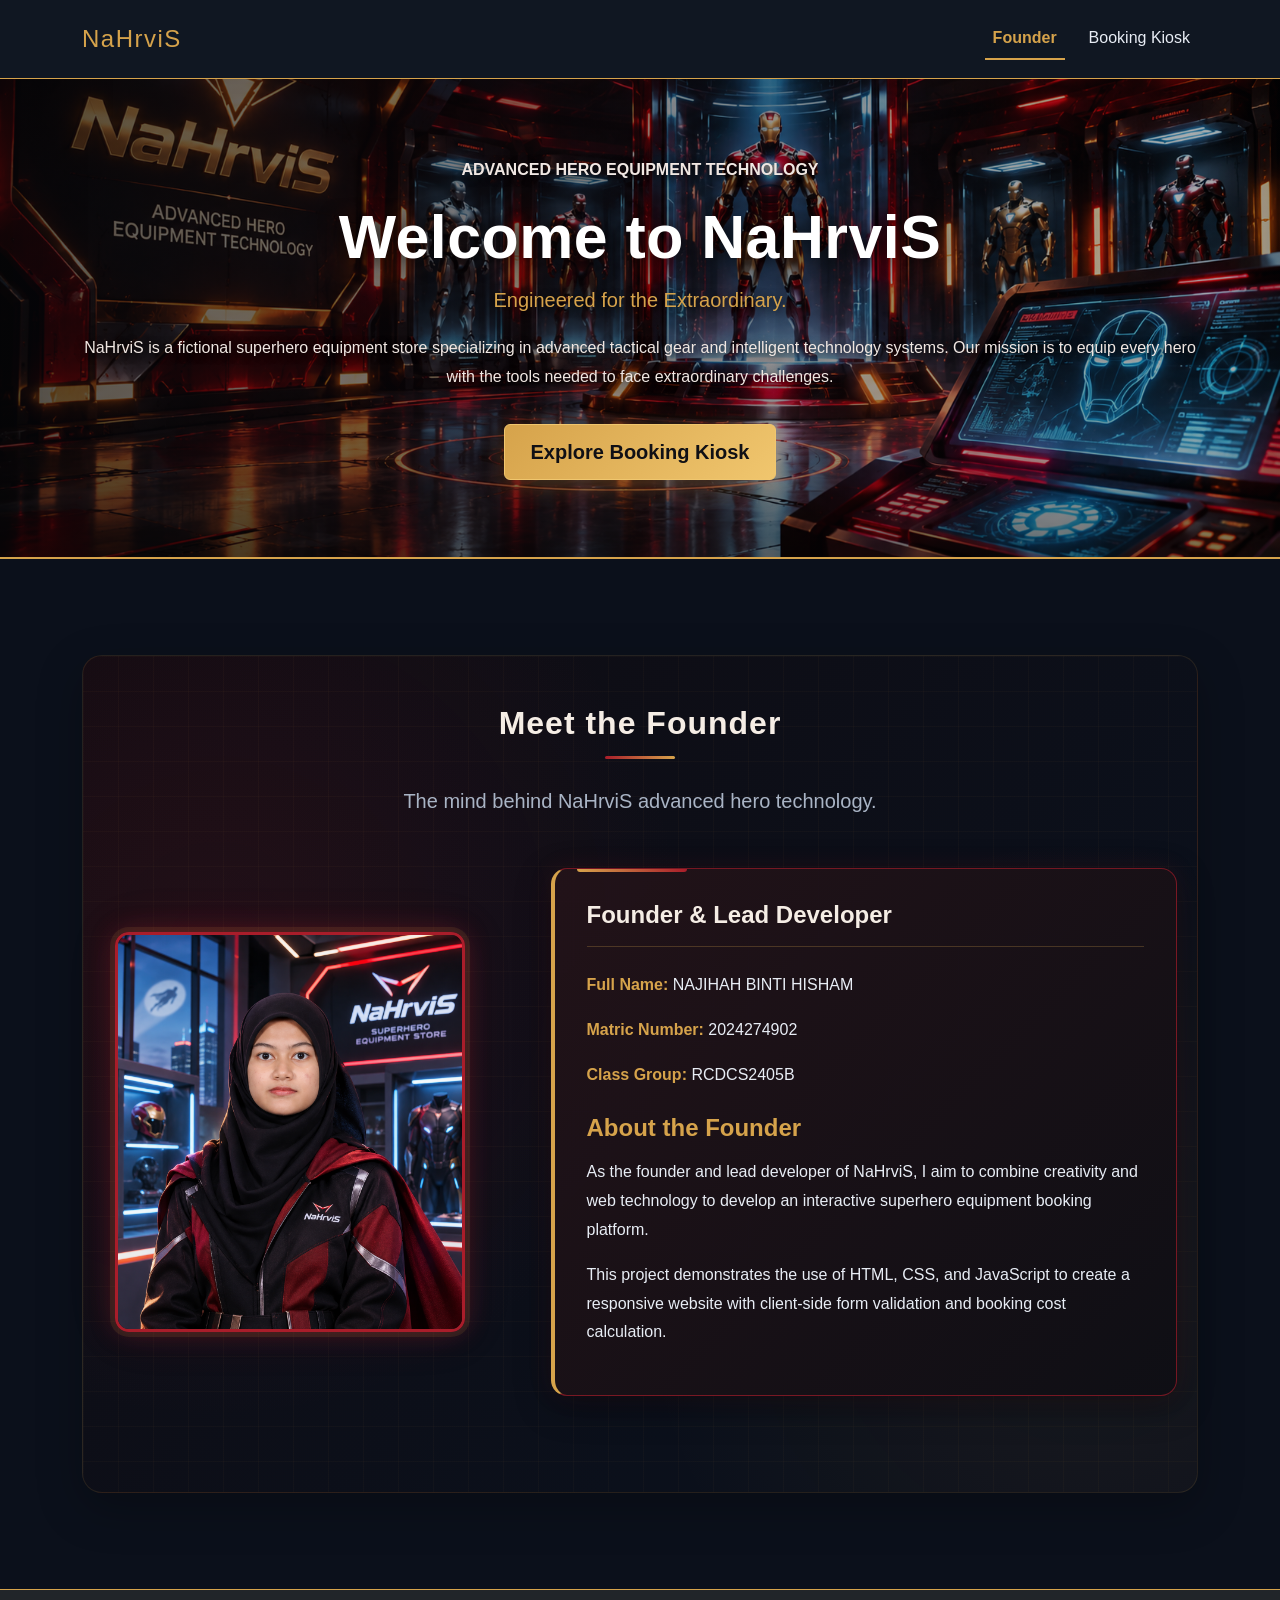
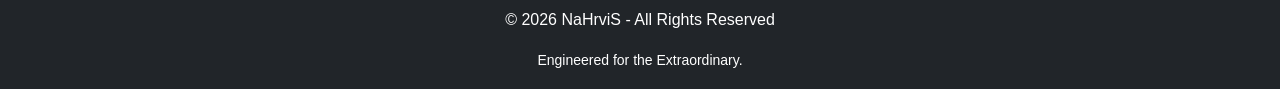
<file: index.html>
<!DOCTYPE html>
<html lang="en">

<head>
    <meta charset="UTF-8">
    <meta name="viewport" content="width=device-width, initial-scale=1.0">
    <title>NaHrviS - Founder</title>
    <!-- Bootstrap CSS CDN -->
    <link href="https://cdn.jsdelivr.net/npm/bootstrap@5.3.3/dist/css/bootstrap.min.css" rel="stylesheet">
    <!-- Custom CSS (must be after Bootstrap) -->
    <link rel="stylesheet" href="css/style.css">
</head>

<body>
    <!-- NavigationBar -->
    <nav class="navbar navbar-expand-lg navbar-dark bg-dark">
        <div class="container">
            <a class="navbar-brand" href="index.html">NaHrviS</a>
            <button class="navbar-toggler" type="button" data-bs-toggle="collapse" data-bs-target="#mainNavbar"
                aria-controls="mainNavbar" aria-expanded="false" aria-label="Toggle navigation">
                <span class="navbar-toggler-icon"></span>
            </button>
            <div class="collapse navbar-collapse" id="mainNavbar">
                <ul class="navbar-nav ms-auto mb-2 mb-lg-0">
                    <li class="nav-item">
                        <a class="nav-link active" href="index.html">Founder</a>
                    </li>
                    <li class="nav-item">
                        <a class="nav-link" href="kiosk.html">Booking Kiosk</a>
                    </li>
                </ul>
            </div>
        </div>
    </nav>

    <!--HeroSection-->
    <header class="hero-section text-center text-white p-5">
        <div class="container">
            <p class="fw-bold text-uppercase">
                Advanced Hero Equipment Technology
            </p>
            
            <h1 class="display-4 fw-bold">
                Welcome to NaHrviS
            </h1>
            
            <p class="lead">
                Engineered for the Extraordinary.
            </p>
            
            <p>
                NaHrviS is a fictional superhero equipment store
                specializing in advanced tactical gear and intelligent
                technology systems. Our mission is to equip every hero
                with the tools needed to face extraordinary challenges.
            </p>
            
            <a href="kiosk.html" class="btn btn-warning btn-lg mt-3">
                Explore Booking Kiosk
            </a>
        </div>
    </header>

    <!-- Main Founder Content -->
    <main class="container my-5">
    
        <section class="founder-section">
        <!-- Section Heading -->
        <section class="text-center mb-5">
            <h2 class="fw-bold">Meet the Founder</h2>
            <p class="lead">
                The mind behind NaHrviS advanced hero technology.
            </p>
        </section>
    
        <!-- Founder Profile Section -->
        <section class="row align-items-center g-4 mb-5">
    
            <!-- Founder Picture -->
            <div class="col-md-5 text-center">
                <img src="images/Founder.png" alt="Portrait of the NaHrviS founder" class="img-fluid rounded shadow">
            </div>
    
            <!-- Founder Information -->
            <div class="col-md-7 founder-info-card">
                <h3 class="fw-bold">Founder & Lead Developer</h3>
    
                <p>
                    <strong>Full Name:</strong>
                    NAJIHAH BINTI HISHAM
                </p>
    
                <p>
                    <strong>Matric Number:</strong>
                    2024274902
                </p>
    
                <p>
                    <strong>Class Group:</strong>
                    RCDCS2405B
                </p>
    
                <h4 class="mt-4">About the Founder</h4>
    
                <p>
                    As the founder and lead developer of NaHrviS,
                    I aim to combine creativity and web technology
                    to develop an interactive superhero equipment
                    booking platform.
                </p>
    
                <p>
                    This project demonstrates the use of HTML,
                    CSS, and JavaScript to create a responsive
                    website with client-side form validation
                    and booking cost calculation.
                </p>
    
            </div>
        </section>
        </section>
    </main>

    <!-- Footer -->
    <footer class="footer mt-auto py-3 bg-dark text-white text-center">
        <div class="container">
            <p>&copy; 2026 NaHrviS - All Rights Reserved</p>
            <p class="mb-0 small">Engineered for the Extraordinary.</p>
        </div>
    </footer>

    <!-- Bootstrap JS CDN -->
    <script src="https://cdn.jsdelivr.net/npm/bootstrap@5.3.3/dist/js/bootstrap.bundle.min.js"></script>

    <!-- External JavaScript -->
    <script src="js/main.js"></script>
</body>

</html>
</file>
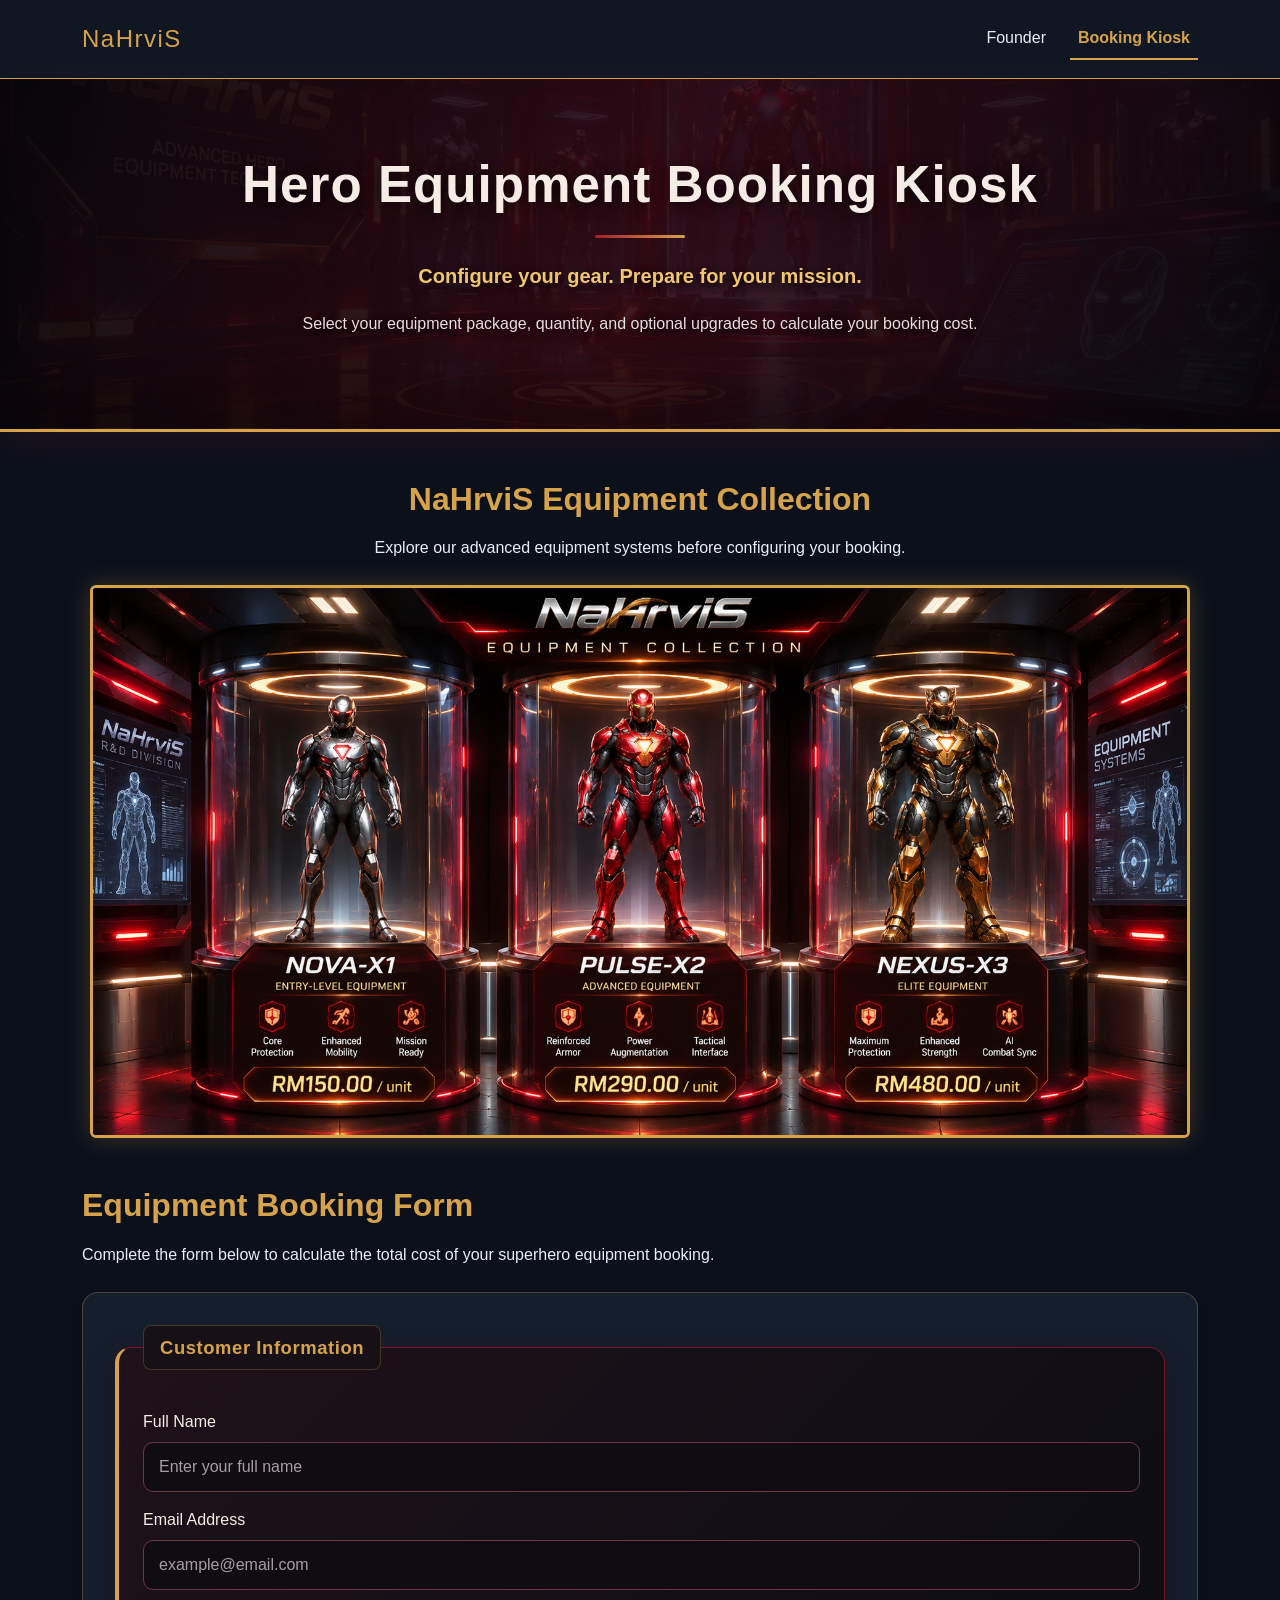
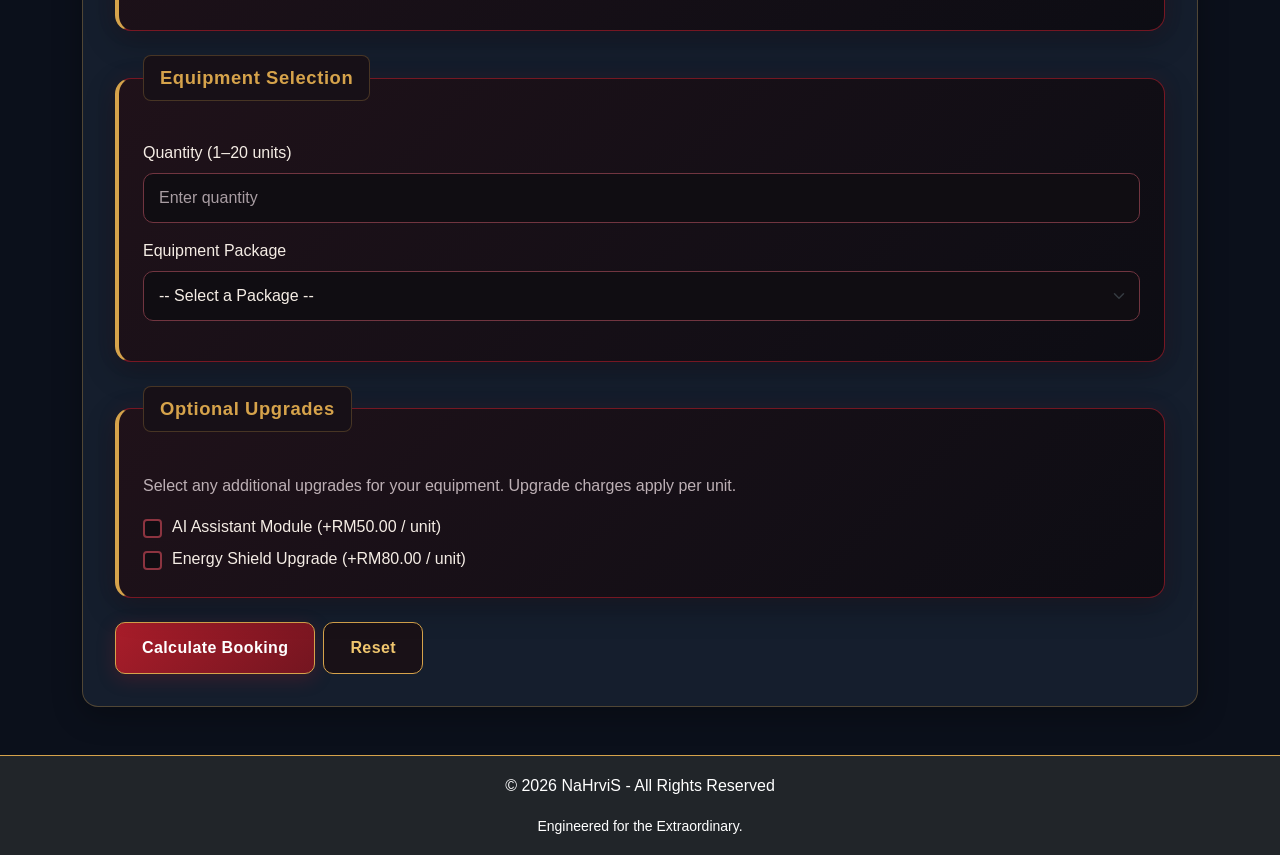
<file: kiosk.html>
<!DOCTYPE html>
<html lang="en">

<head>
    <meta charset="UTF-8">
    <meta name="viewport" content="width=device-width, initial-scale=1.0">
    <title>NaHrviS - Booking Kiosk</title>
    <!-- Bootstrap CSS CDN -->
    <link href="https://cdn.jsdelivr.net/npm/bootstrap@5.3.3/dist/css/bootstrap.min.css" rel="stylesheet">
    <!-- Custom CSS (must be after Bootstrap) -->
    <link rel="stylesheet" href="css/style.css">
</head>

<body class="kiosk-page">
    <!-- NavigationBar -->
    <nav class="navbar navbar-expand-lg navbar-dark bg-dark">
        <div class="container">
            <a class="navbar-brand" href="index.html">NaHrviS</a>
            <button class="navbar-toggler" type="button" data-bs-toggle="collapse" data-bs-target="#mainNavbar"
                aria-controls="mainNavbar" aria-expanded="false" aria-label="Toggle navigation">
                <span class="navbar-toggler-icon"></span>
            </button>
            <div class="collapse navbar-collapse" id="mainNavbar">
                <ul class="navbar-nav ms-auto mb-2 mb-lg-0">
                    <li class="nav-item">
                        <a class="nav-link" href="index.html">Founder</a>
                    </li>
                    <li class="nav-item">
                        <a class="nav-link active" href="kiosk.html">Booking Kiosk</a>
                    </li>
                </ul>
            </div>
        </div>
    </nav>
    
    <!-- Booking Kiosk Header -->
    <header class="hero-section text-center text-white p-5">
        <div class="container">
            <h1 class="display-4 fw-bold">Hero Equipment Booking Kiosk</h1>
            <p class="lead">
                Configure your gear. Prepare for your mission.
            </p>
            <p>
                Select your equipment package, quantity, and optional
                upgrades to calculate your booking cost.
            </p>
        </div>
    </header>
    
    <!-- Booking Kiosk Main Content -->
    <main class="container my-5">

        <!-- Equipment Collection Showcase -->
        <section class="mb-5" aria-labelledby="equipmentCollectionTitle">
        
            <h2 id="equipmentCollectionTitle" class="fw-bold text-center mb-3">
                NaHrviS Equipment Collection
            </h2>
        
            <p class="text-center mb-4">
                Explore our advanced equipment systems
                before configuring your booking.
            </p>
        
            <img src="images/Collection.png"
                alt="NaHrviS equipment catalog featuring NOVA-X1, PULSE-X2 and NEXUS-X3 armor systems"
                class="img-fluid rounded d-block mx-auto" loading="lazy" style="width: 100%; max-width: 1100px; height: auto;">
        
        </section>

        <section class="mb-4">
            <h2 class="fw-bold">Equipment Booking Form</h2>
            <p>
                Complete the form below to calculate the total
                cost of your superhero equipment booking.
            </p>
        </section>
    
        <section>
            <form id="bookingForm" novalidate>
    
                <!-- Customer Information -->
                <fieldset class="border rounded p-4 mb-4">
                    <legend class="float-none w-auto px-2">
                        Customer Information
                    </legend>
    
                    <div class="mb-3">
                        <label for="customerName" class="form-label">
                            Full Name
                        </label>
                        <input type="text" class="form-control" id="customerName" name="customerName"
                            placeholder="Enter your full name" required>
                        <div id="customerNameError" class="text-danger small"></div>
                    </div>
                    <div class="mb-3">
                        <label for="customerEmail" class="form-label">
                            Email Address
                        </label>
                        <input type="email" class="form-control" id="customerEmail" name="customerEmail"
                            placeholder="example@email.com" required>
                        <div id="customerEmailError" class="text-danger small"></div>
                    </div>
                </fieldset>
    
                <!-- Equipment Selection -->
                <fieldset class="border rounded p-4 mb-4">
                    <legend class="float-none w-auto px-2">
                        Equipment Selection
                    </legend>
    
                    <div class="mb-3">
                        <label for="quantity" class="form-label">
                            Quantity (1–20 units)
                        </label>
                        <input type="number" class="form-control" id="quantity" name="quantity" min="1" max="20" step="1"
                            placeholder="Enter quantity" required>
                        <div id="quantityError" class="text-danger small"></div>
                    </div>
                    <div class="mb-3">
                        <label for="equipmentPackage" class="form-label">
                            Equipment Package
                        </label>
                        <select class="form-select" id="equipmentPackage" name="equipmentPackage" required>
                            <option value="">
                                -- Select a Package --
                            </option>
                            <option value="150">
                                NOVA-X1 - RM150.00 / unit
                            </option>
                            <option value="290">
                                PULSE-X2 - RM290.00 / unit
                            </option>
                            <option value="480">
                                NEXUS-X3 - RM480.00 / unit
                            </option>
                        </select>
                        <div id="equipmentPackageError" class="text-danger small"></div>
                    </div>
                </fieldset>
    
                <!-- Optional Extras -->
                <fieldset class="border rounded p-4 mb-4">
                    <legend class="float-none w-auto px-2">
                        Optional Upgrades
                    </legend>
                    <p class="text-muted">
                        Select any additional upgrades for your equipment.
                        Upgrade charges apply per unit.
                    </p>
                    <div class="form-check mb-2">
                        <input type="checkbox" class="form-check-input" id="aiAssistant" name="extras" value="50">
                        <label class="form-check-label" for="aiAssistant">
                            AI Assistant Module (+RM50.00 / unit)
                        </label>
                    </div>
                    <div class="form-check">
                        <input type="checkbox" class="form-check-input" id="energyShield" name="extras" value="80">
                        <label class="form-check-label" for="energyShield">
                            Energy Shield Upgrade (+RM80.00 / unit)
                        </label>
                    </div>
                </fieldset>
    
                <!-- Booking Buttons -->
                <div class="d-flex gap-2 flex-wrap">
                    <button type="submit" class="btn btn-warning btn-lg">
                        Calculate Booking
                    </button>
    
                    <button type="reset" class="btn btn-outline-secondary btn-lg">
                        Reset
                    </button>
                </div>
            </form>
        </section>
    
        <!-- Booking Calculation Results -->
        <section id="bookingResult" class="border rounded p-4 mt-4" aria-live="polite" hidden>
            <h3 class="fw-bold">Booking Summary</h3>
            <div id="resultDetails"></div>
        </section>
    </main>

    <!-- Footer -->
    <footer class="footer mt-auto py-3 bg-dark text-white text-center">
        <div class="container">
            <p>&copy; 2026 NaHrviS - All Rights Reserved</p>
            <p class="mb-0 small">Engineered for the Extraordinary.</p>
        </div>
    </footer>

    <!-- Bootstrap JS CDN -->
    <script src="https://cdn.jsdelivr.net/npm/bootstrap@5.3.3/dist/js/bootstrap.bundle.min.js"></script>

    <!-- External JavaScript -->
    <script src="js/main.js"></script>
</body>

</html>
</file>
<file: css/style.css>
/* 1. Theme Color Variables */
:root {
    --primary-bg: #0B101B;
    --secondary-bg: #151E2D;
    --accent-red: #A91D2A;
    --accent-gold: #D6A34B;
    --accent-cyan: #36C5E5;
    --text-light: #E8EDF5;
    --text-muted: #A9B4C5;
}

/* 2. Global Body Styling */
body {
    font-family: Arial, Helvetica, sans-serif;
    background-color: var(--primary-bg);
    color: var(--text-light);
    margin: 0;
    min-height: 100vh;

    display: flex;
    flex-direction: column;
}

/* 3. Main Content Layout */
main {
    flex: 1;
}

/* 4. Global Heading Styling */
h1,
h2,
h3,
h4,
h5,
h6 {
    font-weight: 700;
}

/* 5. Global Paragraph Styling */
p {
    line-height: 1.7;
}

/* 6. Hero Section */
.hero-section {
    background: linear-gradient(135deg,
            #151E2D 0%,
            #0B101B 65%,
            #43151E 100%);

    padding: 5rem 1rem;
    border-bottom: 2px solid var(--accent-gold);
}

/* 7. Hero Heading */
.hero-section h1 {
    color: #FFFFFF;
}

/* 8. Hero Description */
.hero-section .lead {
    color: var(--accent-gold);
}

/* 9. Footer Styling */
.footer {
    border-top: 1px solid var(--accent-gold);
    margin-top: auto;
}

/* 10. Responsive Adjustments */
@media (max-width: 768px) {
    .hero-section {
        padding: 3rem 1rem;
    }

    .hero-section h1 {
        font-size: 2rem;
    }
}

.navbar {
    background-color: #101722 !important;
    border-bottom: 1px solid var(--accent-gold);
    padding: 1rem 0;
}

/* Brand Logo Text */
.navbar-brand {
    color: var(--accent-gold) !important;
    font-size: 1.5rem;
    letter-spacing: 1.5px;
    transition: color 0.3s ease;
}

.navbar-brand:hover {
    color: var(--accent-cyan) !important;
}

/* Navigation Links */
.navbar .nav-link {
    color: var(--text-light) !important;
    font-weight: 500;
    margin-left: 1rem;
    transition: color 0.3s ease;
}

/* Hover Effect */
.navbar .nav-link:hover {
    color: var(--accent-gold) !important;
}

/* Active Page Indicator */
.navbar .nav-link.active {
    color: var(--accent-gold) !important;
    font-weight: 700;
    border-bottom: 2px solid var(--accent-gold);
}

/* Mobile Navigation */
@media (max-width: 991px) {
    .navbar .nav-link {
        margin-left: 0;
        padding: 0.75rem 0;
    }

    .navbar .nav-link.active {
        border-bottom: none;
        border-left: 3px solid var(--accent-gold);
        padding-left: 0.75rem;
    }
}

main section h2 {
    color: var(--accent-gold);
    margin-bottom: 1rem;
}

main section h3 {
    color: var(--accent-cyan);
    margin-bottom: 1.5rem;
}

main section h4 {
    color: var(--accent-gold);
    margin-bottom: 1rem;
}

/* Founder Section Description */
main section .lead {
    color: var(--text-muted);
}

/* Founder Profile Image */
main section img {
    width: 100%;
    max-width: 350px;
    height: 400px;
    object-fit: cover;

    border: 3px solid var(--accent-gold);
    border-radius: 16px !important;

    box-shadow: 0 0 25px rgba(214, 163, 75, 0.25) !important;

    transition: transform 0.3s ease,
        box-shadow 0.3s ease;
}

/* Founder Image Hover Effect */
main section img:hover {
    transform: translateY(-5px);

    box-shadow: 0 0 35px rgba(214, 163, 75, 0.45) !important;
}

/* Founder Information Text */
main section p {
    color: var(--text-light);
}

/* Founder Information Labels */
main section strong {
    color: var(--accent-gold);
}

/* Mobile Founder Image */
@media (max-width: 768px) {
    main section img {
        max-width: 280px;
        height: 320px;
    }

    main section h2 {
        font-size: 1.8rem;
    }

    main section h3 {
        font-size: 1.5rem;
    }
}

/* Booking Form Container */
#bookingForm {
    background-color: var(--secondary-bg);
    padding: 2rem;
    border: 1px solid rgba(214, 163, 75, 0.3);
    border-radius: 16px;

    box-shadow: 0 8px 30px rgba(0, 0, 0, 0.3);
}

/* Form Fieldsets */
#bookingForm fieldset {
    background-color: #101722;
    border: 1px solid #39475B !important;
    border-radius: 12px !important;
}

/* Fieldset Legends */
#bookingForm legend {
    color: var(--accent-gold);
    font-size: 1.2rem;
    font-weight: 700;
}

/* Form Labels */
#bookingForm .form-label,
#bookingForm .form-check-label {
    color: var(--text-light);
    font-weight: 500;
}

/* Text and Number Inputs */
#bookingForm .form-control,
#bookingForm .form-select {
    background-color: #0B101B;
    color: var(--text-light);
    border: 1px solid #526078;

    padding: 0.8rem 1rem;
    border-radius: 8px;
}

/* Input Placeholder */
#bookingForm .form-control::placeholder {
    color: #A9B4C5;
    opacity: 1;
}

/* Dropdown Options */
#bookingForm .form-select option {
    background-color: #0B101B;
    color: #E8EDF5;
}

/* Input Focus Effect */
#bookingForm .form-control:focus,
#bookingForm .form-select:focus {
    background-color: #0B101B;
    color: #FFFFFF;

    border-color: var(--accent-gold);
    box-shadow: 0 0 0 0.2rem rgba(214, 163, 75, 0.2);
}

/* Checkbox Styling */
#bookingForm .form-check-input {
    background-color: #0B101B;
    border: 1px solid var(--accent-gold);
    cursor: pointer;
}

#bookingForm .form-check-input:checked {
    background-color: var(--accent-gold);
    border-color: var(--accent-gold);
}

/* Optional Upgrades Description */
#bookingForm .text-muted {
    color: var(--text-muted) !important;
}

/* Error Message Spacing */
#bookingForm .text-danger {
    margin-top: 0.35rem;
    font-size: 0.875rem;
}

/* Mobile Form Layout */
@media (max-width: 768px) {
    #bookingForm {
        padding: 1rem;
    }

    #bookingForm fieldset {
        padding: 1rem !important;
    }

    #bookingForm legend {
        font-size: 1.05rem;
    }
}

#bookingForm .btn-warning {
    background-color: var(--accent-gold);
    color: #0B101B;
    border: 2px solid var(--accent-gold);
    font-weight: 700;
    border-radius: 8px;
    padding: 0.8rem 1.5rem;

    transition: all 0.3s ease;
}

/* Calculate Button Hover */
#bookingForm .btn-warning:hover {
    background-color: #F0C46B;
    border-color: #F0C46B;
    color: #0B101B;

    transform: translateY(-2px);
    box-shadow: 0 0 20px rgba(214, 163, 75, 0.4);
}

/* Reset Button */
#bookingForm .btn-outline-secondary {
    background-color: transparent;
    color: var(--text-light);
    border: 2px solid #718096;
    font-weight: 600;
    border-radius: 8px;
    padding: 0.8rem 1.5rem;

    transition: all 0.3s ease;
}

/* Reset Button Hover */
#bookingForm .btn-outline-secondary:hover {
    background-color: var(--accent-red);
    border-color: var(--accent-red);
    color: #FFFFFF;
}

/* Keyboard Focus */
#bookingForm .btn:focus-visible {
    outline: 3px solid var(--accent-cyan);
    outline-offset: 3px;
}

/* Booking Summary Panel */
#bookingResult {
    background-color: var(--secondary-bg);
    border: 2px solid var(--accent-gold) !important;
    border-radius: 16px !important;
    box-shadow: 0 0 25px rgba(214, 163, 75, 0.15);
}

/* Keep Results Hidden Before Calculation */
#bookingResult[hidden] {
    display: none !important;
}

/* Booking Summary Heading */
#bookingResult h3 {
    color: var(--accent-gold);
    margin-bottom: 1.5rem;
}

/* Booking Result Details */
#resultDetails {
    color: var(--text-light);
    line-height: 1.8;
}

/* Result Text Labels */
#resultDetails strong {
    color: var(--accent-gold);
}

/* Mobile Button Layout */
@media (max-width: 576px) {
    #bookingForm .btn {
        width: 100%;
    }
}

.hero-section {
    position: relative;

    /* Cinematic armory background */
    background-image:
            linear-gradient(90deg,
                rgba(8, 8, 12, 0.68) 0%,
                rgba(15, 5, 9, 0.48) 50%,
                rgba(8, 8, 12, 0.30) 100%),
            url("../images/WelcomeBG.png");

    background-size: cover;
    background-position: center;
    background-repeat: no-repeat;

    /* Hero dimensions */
    min-height: 480px;

    display: flex;
    align-items: center;
    justify-content: center;

    padding: 90px 24px;

    /* Red and gold details */
    border-bottom: 2px solid #D6A34B;
    box-shadow: inset 0 -50px 80px rgba(0, 0, 0, 0.35);
}

/* Keep hero content above the background */
.hero-section>* {
    position: relative;
    z-index: 1;
}

/* Main heading */
.hero-section h1 {
    color: #FFFFFF;
    font-size: clamp(2.2rem, 5vw, 3.8rem);
    font-weight: 800;
    letter-spacing: 0.5px;

    text-shadow: 0 4px 20px rgba(0, 0, 0, 0.9);
}

/* Supporting text */
.hero-section p {
    color: #F0E7E2;
    line-height: 1.8;
    text-shadow: 0 2px 10px rgba(0, 0, 0, 0.9);
}

/* Hero call-to-action button */
.hero-section .btn {
    background: linear-gradient(135deg,
            #D6A34B,
            #F0C66E);

    color: #101015;
    border: 1px solid #F0C66E;

    font-weight: 700;
    padding: 12px 26px;
    border-radius: 6px;

    box-shadow: 0 6px 25px rgba(214, 163, 75, 0.25);

    transition: all 0.3s ease;
}

.hero-section .btn:hover {
    background: #F0C66E;
    color: #101015;

    transform: translateY(-3px);

    box-shadow: 0 8px 30px rgba(214, 163, 75, 0.45);
}

@media (max-width: 768px) {

    .hero-section {
        min-height: 420px;

        padding: 70px 20px;

        background-position: 58% center;

        background-image:
            linear-gradient(rgba(8, 8, 12, 0.86),
                rgba(15, 5, 9, 0.82)),
            url("../images/WelcomeBG.png");
    }

    .hero-section h1 {
        font-size: 2.2rem;
    }

    .hero-section p {
        font-size: 0.95rem;
    }

    .hero-section .btn {
        padding: 11px 22px;
    }
}

/* Founder Section Background */
.founder-section {
    position: relative;
    padding-top: 3rem;
    padding-bottom: 3rem;
}

/* Founder Profile Image */
.founder-section img {
    display: block;
    width: 100%;
    max-width: 350px;
    height: 400px;
    object-fit: cover;

    border: 3px solid #A91D2A;
    border-radius: 14px !important;

    box-shadow:
        0 0 0 5px rgba(214, 163, 75, 0.10),
        0 0 25px rgba(169, 29, 42, 0.35),
        0 0 50px rgba(169, 29, 42, 0.12) !important;

    transition:
        transform 0.3s ease,
        box-shadow 0.3s ease;
}

/* Founder Image Hover */
.founder-section img:hover {
    transform: translateY(-5px);

    box-shadow:
        0 0 0 5px rgba(214, 163, 75, 0.18),
        0 0 35px rgba(216, 31, 42, 0.55),
        0 0 65px rgba(216, 31, 42, 0.20) !important;
}

/* Founder Section Heading */
.founder-section h2 {
    color: #D6A34B;
    letter-spacing: 1px;
}

/* Mobile Founder Image */
@media (max-width: 768px) {

    .founder-section img {
        max-width: 280px;
        height: 320px;
        margin-left: auto;
        margin-right: auto;
    }
}

/* Premium Founder Information Card */
.founder-section .founder-info-card {
    position: relative;

    background: linear-gradient(135deg,
            rgba(35, 19, 25, 0.96),
            rgba(15, 15, 21, 0.98));

    border: 1px solid rgba(169, 29, 42, 0.65);
    border-left: 4px solid #D6A34B;

    border-radius: 16px;
    padding: 2rem;

    box-shadow:
        0 10px 35px rgba(0, 0, 0, 0.35),
        0 0 25px rgba(169, 29, 42, 0.12);

    transition:
        border-color 0.3s ease,
        box-shadow 0.3s ease;
}

/* Decorative Top Accent */
.founder-section .founder-info-card::before {
    content: "";
    position: absolute;

    top: 0;
    left: 22px;

    width: 110px;
    height: 3px;

    background: linear-gradient(90deg,
            #D6A34B,
            #A91D2A);

    border-radius: 0 0 4px 4px;
}

/* Card Hover Effect */
.founder-section .founder-info-card:hover {
    border-color: rgba(214, 163, 75, 0.65);

    box-shadow:
        0 12px 40px rgba(0, 0, 0, 0.45),
        0 0 30px rgba(169, 29, 42, 0.20);
}

/* Founder Role Heading */
.founder-section .founder-info-card h3 {
    color: #F5EDE5;
    font-size: 1.5rem;
    font-weight: 700;

    padding-bottom: 1rem;
    margin-bottom: 1.5rem;

    border-bottom: 1px solid rgba(214, 163, 75, 0.25);
}

/* About the Founder Heading */
.founder-section .founder-info-card h4 {
    color: #D6A34B;
    margin-top: 1.5rem;
}

/* Information Labels */
.founder-section .founder-info-card strong {
    color: #D6A34B;
}

/* Founder Description */
.founder-section .founder-info-card p {
    color: #E8EDF5;
    line-height: 1.8;
}

/* Mobile Card Adjustments */
@media (max-width: 768px) {

    .founder-section .founder-info-card {
        padding: 1.5rem;
        margin-top: 1.5rem;
    }

    .founder-section .founder-info-card h3 {
        font-size: 1.3rem;
    }
}

/* Futuristic Founder Section Background */
.founder-section {
    position: relative;
    isolation: isolate;

    background:
        radial-gradient(circle at 12% 35%,
            rgba(169, 29, 42, 0.13),
            transparent 42%),
        radial-gradient(circle at 90% 75%,
            rgba(214, 163, 75, 0.07),
            transparent 38%),
        linear-gradient(135deg,
            #100C12,
            #0B101B 70%);

    border: 1px solid rgba(214, 163, 75, 0.12);
    border-radius: 20px;

    padding: 3rem 2rem;
    margin-top: 3rem;
    margin-bottom: 3rem;

    box-shadow: 0 15px 45px rgba(0, 0, 0, 0.25);
}

/* Subtle Technology Grid */
.founder-section::before {
    content: "";
    position: absolute;
    inset: 0;

    background-image:
        linear-gradient(rgba(214, 163, 75, 0.035) 1px,
            transparent 1px),
        linear-gradient(90deg,
            rgba(214, 163, 75, 0.035) 1px,
            transparent 1px);

    background-size: 35px 35px;
    border-radius: inherit;

    pointer-events: none;
    z-index: -1;
}

/* Founder Main Heading */
.founder-section h2 {
    color: #F5EDE5;
    text-align: center;
    font-weight: 800;
    letter-spacing: 1px;

    margin-bottom: 1.5rem;
}

/* Gold Decorative Line Under Heading */
.founder-section h2::after {
    content: "";
    display: block;

    width: 70px;
    height: 3px;

    background: linear-gradient(90deg,
            #A91D2A,
            #D6A34B);

    margin: 14px auto 0;
    border-radius: 3px;
}

/* Improve Text Readability */
.founder-section p {
    line-height: 1.85;
}

/* Keep Profile Card and Image Above Grid */
.founder-section img,
.founder-section .founder-info-card {
    position: relative;
    z-index: 1;
}

/* Mobile Founder Section */
@media (max-width: 768px) {

    .founder-section {
        padding: 2rem 1rem;
        margin-top: 2rem;
        margin-bottom: 2rem;
        border-radius: 14px;
    }

    .founder-section h2 {
        font-size: 1.8rem;
    }
}

/* Booking Kiosk Header */
.kiosk-page .hero-section {
    position: relative;
    isolation: isolate;

    background-image:
        linear-gradient(110deg,
            rgba(8, 7, 12, 0.96) 0%,
            rgba(47, 9, 20, 0.92) 50%,
            rgba(12, 8, 15, 0.96) 100%),
        url("../images/WelcomeBG.png");

    background-size: cover;
    background-position: center;
    background-repeat: no-repeat;

    min-height: 350px;
    padding: 75px 24px !important;

    border-bottom: 3px solid #D6A34B;

    box-shadow:
        inset 0 -45px 65px rgba(0, 0, 0, 0.40),
        0 12px 35px rgba(169, 29, 42, 0.12);
}

/* Booking Header Title */
.kiosk-page .hero-section h1 {
    color: #F5EDE5;
    font-size: clamp(2rem, 4vw, 3.4rem);
    font-weight: 800;
    letter-spacing: 1px;
    line-height: 1.2;

    text-shadow: 0 3px 15px rgba(0, 0, 0, 0.75);
}

/* Decorative Gold Line */
.kiosk-page .hero-section h1::after {
    content: "";
    display: block;

    width: 90px;
    height: 3px;

    margin: 20px auto 0;

    background: linear-gradient(90deg,
            #A91D2A,
            #D6A34B);

    border-radius: 4px;
}

/* Booking Header Subtitle */
.kiosk-page .hero-section .lead {
    color: #F0C66E;
    font-weight: 600;
    margin-top: 20px;
}

/* Booking Header Description */
.kiosk-page .hero-section p:not(.lead) {
    color: #E8DDE0;
    max-width: 750px;
    margin-left: auto;
    margin-right: auto;
    line-height: 1.7;
}

/* Mobile Booking Header */
@media (max-width: 768px) {

    .kiosk-page .hero-section {
        min-height: 300px;
        padding: 55px 18px !important;
    }

    .kiosk-page .hero-section h1 {
        font-size: 2rem;
    }

    .kiosk-page .hero-section p {
        font-size: 0.95rem;
    }
}

/* Booking Form Section Panels */
.kiosk-page #bookingForm fieldset {
    position: relative;

    background: linear-gradient(135deg,
            rgba(32, 18, 25, 0.98),
            rgba(13, 13, 19, 0.98));

    border: 1px solid rgba(169, 29, 42, 0.65) !important;
    border-left: 4px solid #D6A34B !important;

    border-radius: 16px !important;

    box-shadow:
        0 10px 30px rgba(0, 0, 0, 0.25),
        0 0 20px rgba(169, 29, 42, 0.10);

    transition:
        border-color 0.3s ease,
        box-shadow 0.3s ease;
}

/* Panel Hover */
.kiosk-page #bookingForm fieldset:hover {
    border-color: rgba(214, 163, 75, 0.75) !important;

    box-shadow:
        0 12px 35px rgba(0, 0, 0, 0.35),
        0 0 25px rgba(169, 29, 42, 0.18);
}

/* Panel Legend */
.kiosk-page #bookingForm fieldset legend {
    color: #D6A34B;

    font-size: 1.15rem;
    font-weight: 700;
    letter-spacing: 0.6px;

    background: #171017;
    border: 1px solid rgba(214, 163, 75, 0.25);
    border-radius: 8px;

    padding: 8px 16px !important;
    margin-bottom: 1rem;
}

/* Panel Labels */
.kiosk-page #bookingForm fieldset .form-label,
.kiosk-page #bookingForm fieldset .form-check-label {
    color: #F5EDE5;
    font-weight: 500;
}

/* Optional Upgrades Description */
.kiosk-page #bookingForm fieldset .text-muted {
    color: #BDB0B5 !important;
    line-height: 1.7;
}

/* Mobile Panel Adjustments */
@media (max-width: 768px) {

    .kiosk-page #bookingForm fieldset {
        padding: 1.25rem !important;
        border-radius: 12px !important;
    }

    .kiosk-page #bookingForm fieldset legend {
        font-size: 1rem;
        padding: 7px 12px !important;
    }
}

/* Booking Text, Number and Select Fields */
.kiosk-page #bookingForm .form-control,
.kiosk-page #bookingForm .form-select {
    background-color: #100D12;
    color: #F5EDE5;

    border: 1px solid #713540;
    border-radius: 10px;

    padding: 12px 15px;
    min-height: 48px;

    transition:
        border-color 0.25s ease,
        box-shadow 0.25s ease,
        background-color 0.25s ease;
}

/* Placeholder Text */
.kiosk-page #bookingForm .form-control::placeholder {
    color: #A99DA3;
    opacity: 1;
}

/* Input Hover */
.kiosk-page #bookingForm .form-control:hover,
.kiosk-page #bookingForm .form-select:hover {
    border-color: #B84A55;
}

/* Gold Focus Effect */
.kiosk-page #bookingForm .form-control:focus,
.kiosk-page #bookingForm .form-select:focus {
    background-color: #171017;
    color: #FFFFFF;

    border-color: #D6A34B;

    box-shadow:
        0 0 0 3px rgba(214, 163, 75, 0.18),
        0 0 18px rgba(214, 163, 75, 0.12);

    outline: none;
}

/* Dropdown Options */
.kiosk-page #bookingForm .form-select option {
    background-color: #171017;
    color: #F5EDE5;
}

/* Dropdown Arrow */
.kiosk-page #bookingForm .form-select {
    color-scheme: dark;
    padding-right: 2.5rem;
}

/* Checkbox Styling */
.kiosk-page #bookingForm .form-check-input {
    background-color: #100D12;
    border: 2px solid #8C3440;

    width: 1.2rem;
    height: 1.2rem;

    cursor: pointer;
}

/* Checkbox Checked State */
.kiosk-page #bookingForm .form-check-input:checked {
    background-color: #D6A34B;
    border-color: #D6A34B;
}

/* Checkbox Focus */
.kiosk-page #bookingForm .form-check-input:focus {
    border-color: #D6A34B;
    box-shadow: 0 0 0 3px rgba(214, 163, 75, 0.20);
}

/* Checkbox Label */
.kiosk-page #bookingForm .form-check-label {
    cursor: pointer;
    padding-left: 5px;
}

/* Validation Error Messages */
.kiosk-page #bookingForm .text-danger {
    color: #FF858D !important;
    font-weight: 500;
    margin-top: 5px;
}

/* Mobile Input Adjustments */
@media (max-width: 768px) {

    .kiosk-page #bookingForm .form-control,
    .kiosk-page #bookingForm .form-select {
        font-size: 1rem;
        min-height: 46px;
    }
}

/* Shared Booking Button Styling */
.kiosk-page #bookingForm button[type="submit"],
.kiosk-page #bookingForm button[type="reset"] {
    min-height: 52px;
    padding: 12px 26px;

    border-radius: 10px;
    font-size: 1rem;
    font-weight: 700;
    letter-spacing: 0.4px;

    transition:
        transform 0.25s ease,
        box-shadow 0.25s ease,
        background-color 0.25s ease,
        border-color 0.25s ease;
}

/* Calculate Booking Button */
.kiosk-page #bookingForm button[type="submit"] {
    background: linear-gradient(135deg,
            #A91D2A,
            #741520);

    color: #FFFFFF;
    border: 1px solid #D6A34B;

    box-shadow:
        0 5px 18px rgba(169, 29, 42, 0.25);
}

/* Calculate Hover */
.kiosk-page #bookingForm button[type="submit"]:hover {
    background: linear-gradient(135deg,
            #C62838,
            #911D2B);

    color: #FFFFFF;
    border-color: #F0C66E;

    transform: translateY(-2px);

    box-shadow:
        0 8px 25px rgba(169, 29, 42, 0.40);
}

/* Reset Button */
.kiosk-page #bookingForm button[type="reset"] {
    background-color: #191117;
    color: #F0C66E;

    border: 1px solid #D6A34B;
}

/* Reset Hover */
.kiosk-page #bookingForm button[type="reset"]:hover {
    background-color: #322029;
    color: #FFFFFF;

    border-color: #F0C66E;

    transform: translateY(-2px);
}

/* Keyboard Focus */
.kiosk-page #bookingForm button:focus-visible {
    outline: 3px solid #F0C66E;
    outline-offset: 3px;
}

/* Button Press Animation */
.kiosk-page #bookingForm button:active {
    transform: translateY(0);
}

/* Mobile Booking Buttons */
@media (max-width: 576px) {

    .kiosk-page #bookingForm button[type="submit"],
    .kiosk-page #bookingForm button[type="reset"] {
        width: 100%;
    }
}

/* Reduced Motion Accessibility */
@media (prefers-reduced-motion: reduce) {

    .kiosk-page #bookingForm button {
        transition: none;
    }
}
</file>
